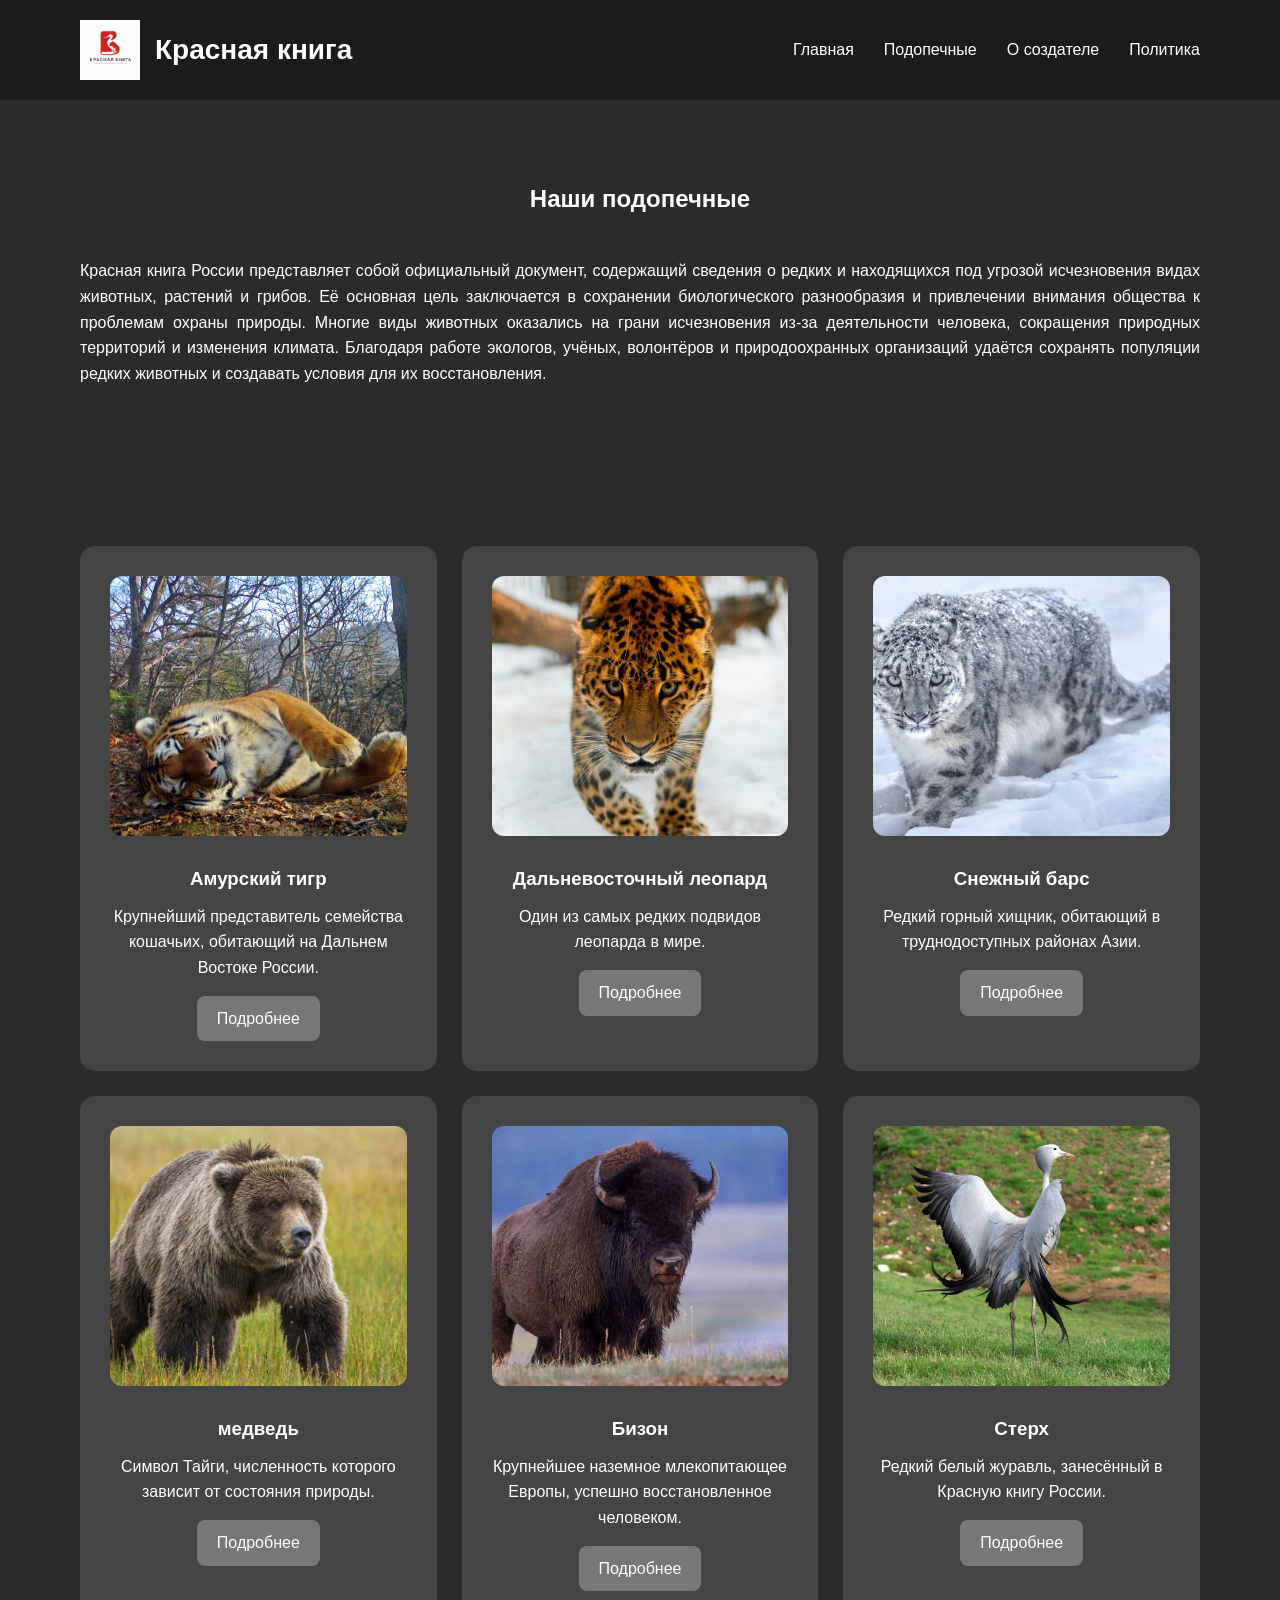
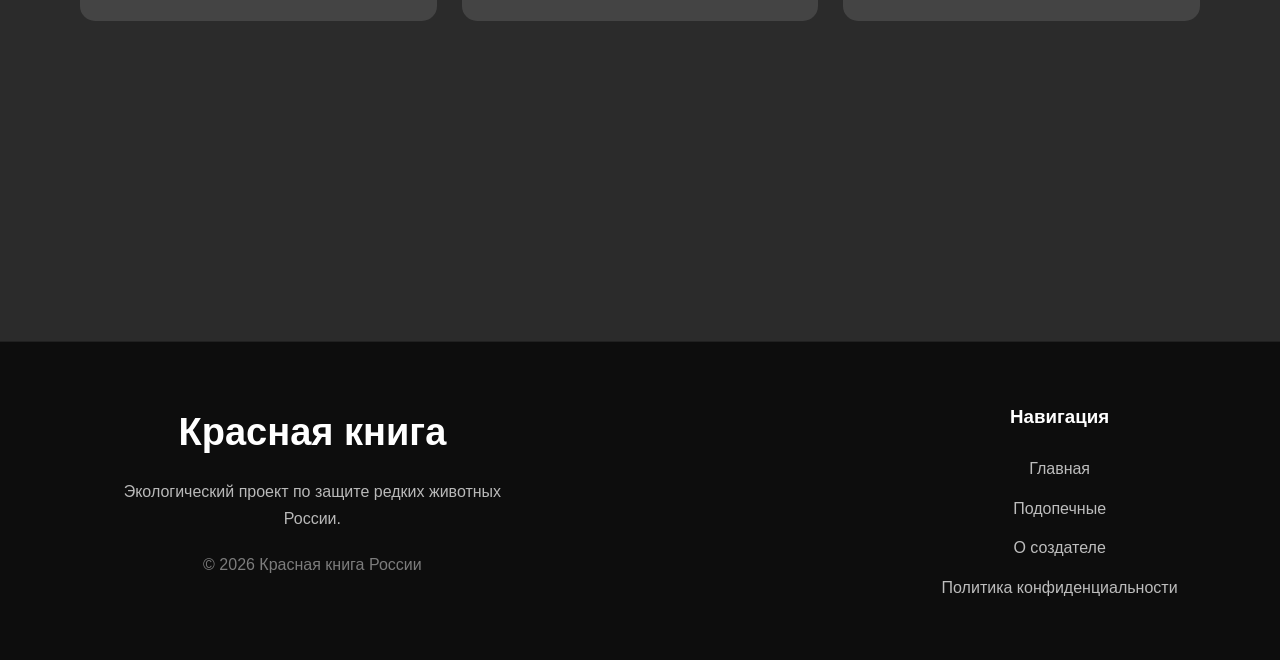
<file: animals.html>
<!DOCTYPE html>

<html lang="ru">
<head>
    <meta charset="UTF-8">
    <meta name="viewport" content="width=device-width, initial-scale=1.0">
    <title>Наши подопечные</title>
    <link rel="stylesheet" href="style.css">
</head>
<body>

<header>


<div class="logo-block">
    <img src="images/logo.png" alt="">
    <span>Красная книга</span>
</div>

<nav>
    <a href="index.html">Главная</a>
    <a href="animals.html">Подопечные</a>
    <a href="author.html">О создателе</a>
    <a href="privacy.html">Политика</a>
    
</nav>


</header>

<section>

<h1 style="text-align:center; margin-bottom:40px;">
    Наши подопечные
</h1>

<p style="max-width:1200px; margin:0 auto; text-align:justify;">
    Красная книга России представляет собой официальный документ,
    содержащий сведения о редких и находящихся под угрозой исчезновения
    видах животных, растений и грибов. Её основная цель заключается в
    сохранении биологического разнообразия и привлечении внимания общества
    к проблемам охраны природы. Многие виды животных оказались на грани
    исчезновения из-за деятельности человека, сокращения природных
    территорий и изменения климата. Благодаря работе экологов, учёных,
    волонтёров и природоохранных организаций удаётся сохранять популяции
    редких животных и создавать условия для их восстановления.
</p>


</section>

<section class="advantages">


<div class="cards">

    <div class="card">
        <img src="images/tiger.jpg" alt="">
        <h3>Амурский тигр</h3>
        <p>Крупнейший представитель семейства кошачьих, обитающий на Дальнем Востоке России.</p>
        <a href="404.html" class="details-btn">Подробнее</a>
    </div>

    <div class="card">
        <img src="images/leopard.jpg" alt="">
        <h3>Дальневосточный леопард</h3>
        <p>Один из самых редких подвидов леопарда в мире.</p>
        <a href="404.html" class="details-btn">Подробнее</a>
    </div>

    <div class="card">
        <img src="images/snow-leopard.jpg" alt="">
        <h3>Снежный барс</h3>
        <p>Редкий горный хищник, обитающий в труднодоступных районах Азии.</p>
        <a href="404.html" class="details-btn">Подробнее</a>
    </div>

    <div class="card">
        <img src="images/bear.jpg" alt="">
        <h3> медведь</h3>
        <p>Символ Тайги, численность которого зависит от состояния природы.</p>
        <a href="404.html" class="details-btn">Подробнее</a>
    </div>

    <div class="card">
        <img src="images/bison.jpg" alt="">
        <h3>Бизон</h3>
        <p>Крупнейшее наземное млекопитающее Европы, успешно восстановленное человеком.</p>
        <a href="404.html" class="details-btn">Подробнее</a>
    </div>

    <div class="card">
        <img src="images/crane.jpg" alt="">
        <h3>Стерх</h3>
        <p>Редкий белый журавль, занесённый в Красную книгу России.</p>
        <a href="404.html" class="details-btn">Подробнее</a>
    </div>

</div>


</section>

<section>




</div>

</section>






<footer class="footer modern-footer">
    <div class="footer-brand">
        <h2>Красная книга</h2>
        <p>Экологический проект по защите редких животных России.</p>
        <span>© 2026 Красная книга России</span>
    </div>

    <div class="footer-nav">
        <h3>Навигация</h3>
        <a href="index.html">Главная</a>
        <a href="animals.html">Подопечные</a>
        <a href="author.html">О создателе</a>
        <a href="privacy.docx" download>Политика конфиденциальности</a>
        
    </div>
</footer>

</body>
</html>
</file>
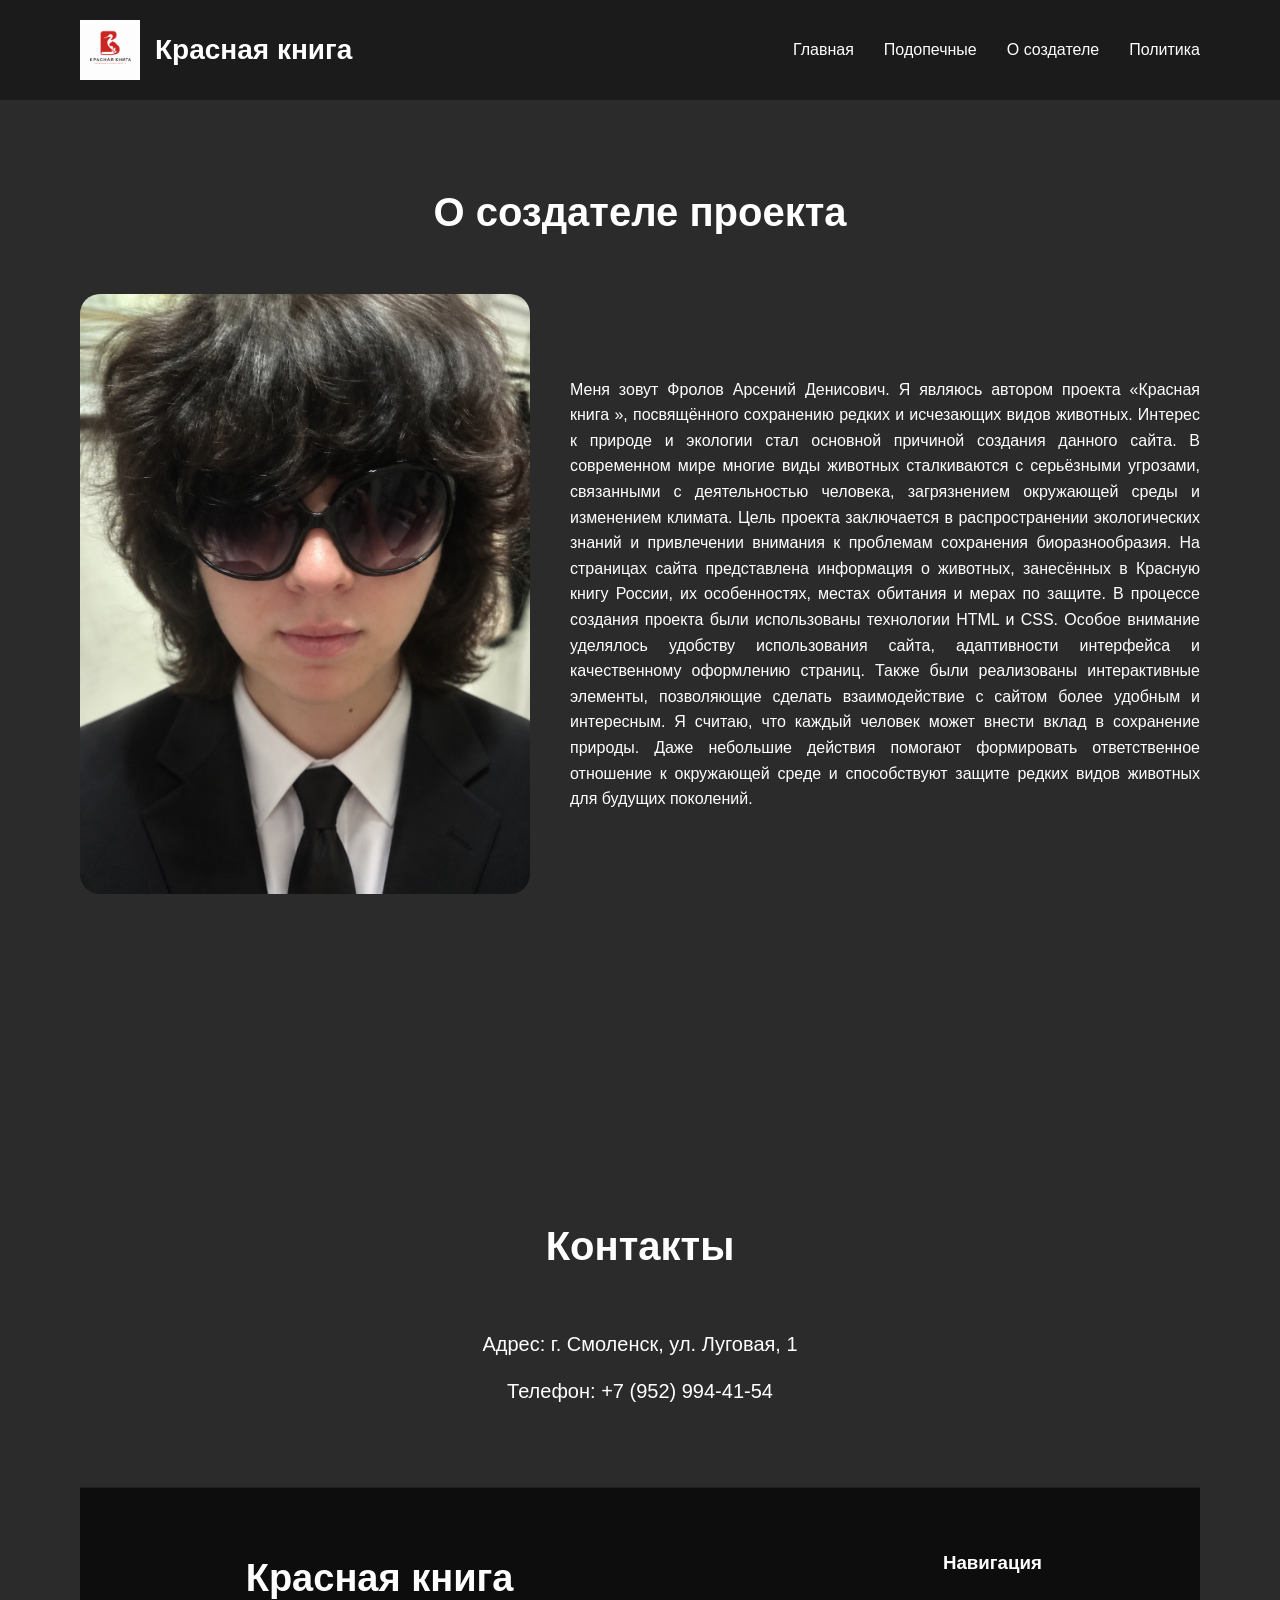
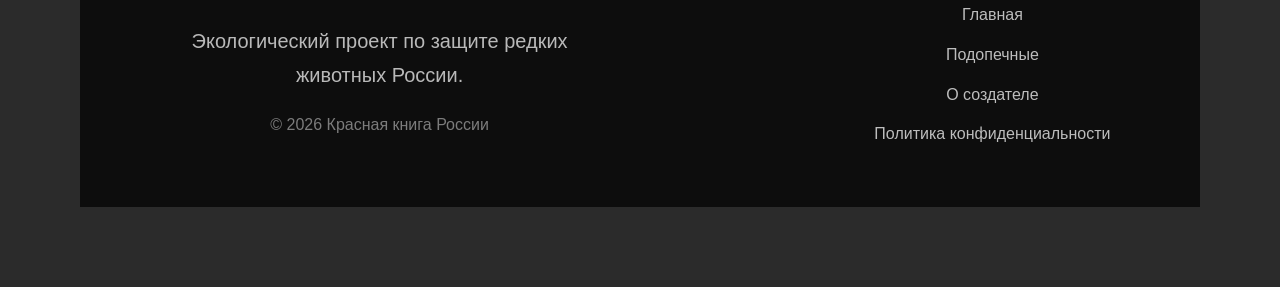
<file: author.html>
<!DOCTYPE html>

<html lang="ru">

<head>
    <meta charset="UTF-8">
    <meta name="viewport" content="width=device-width, initial-scale=1.0">
    <title>О создателе</title>
    <link rel="stylesheet" href="style.css">
</head>

<body>

<header>

<div class="logo-block">
    <img src="images/logo.png" alt="">
    <span>Красная книга</span>
</div>

<nav>
    <a href="index.html">Главная</a>
    <a href="animals.html">Подопечные</a>
    <a href="author.html">О создателе</a>
    <a href="privacy.html">Политика</a>
</nav>

</header>

<section class="author">


<h2>О создателе проекта</h2>

<div class="about-content">

    <img src="images/review3.png" alt="Создатель">

    <p>
        Меня зовут Фролов Арсений Денисович. Я являюсь автором проекта
        «Красная книга », посвящённого сохранению редких и исчезающих
        видов животных. Интерес к природе и экологии стал основной причиной
        создания данного сайта. В современном мире многие виды животных
        сталкиваются с серьёзными угрозами, связанными с деятельностью
        человека, загрязнением окружающей среды и изменением климата.

        Цель проекта заключается в распространении экологических знаний и
        привлечении внимания к проблемам сохранения биоразнообразия.
        На страницах сайта представлена информация о животных,
        занесённых в Красную книгу России, их особенностях, местах
        обитания и мерах по защите.

        В процессе создания проекта были использованы технологии HTML и CSS.
        Особое внимание уделялось удобству использования сайта, адаптивности
        интерфейса и качественному оформлению страниц. Также были реализованы
        интерактивные элементы, позволяющие сделать взаимодействие с сайтом
        более удобным и интересным.

        Я считаю, что каждый человек может внести вклад в сохранение природы.
        Даже небольшие действия помогают формировать ответственное отношение
        к окружающей среде и способствуют защите редких видов животных для
        будущих поколений.
    </p>

</div>

</section>

<section>

</section>

<section class="contacts">


<h2>Контакты</h2>

<p>Адрес: г. Смоленск, ул. Луговая, 1</p>

<p>Телефон: +7 (952) 994-41-54</p>


<footer class="footer modern-footer">
    <div class="footer-brand">
        <h2>Красная книга</h2>
        <p>Экологический проект по защите редких животных России.</p>
        <span>© 2026 Красная книга России</span>
    </div>

    <div class="footer-nav">
        <h3>Навигация</h3>
        <a href="index.html">Главная</a>
        <a href="animals.html">Подопечные</a>
        <a href="author.html">О создателе</a>
        <a href="privacy.docx" download>Политика конфиденциальности</a>
        
    </div>
</footer>
</file>
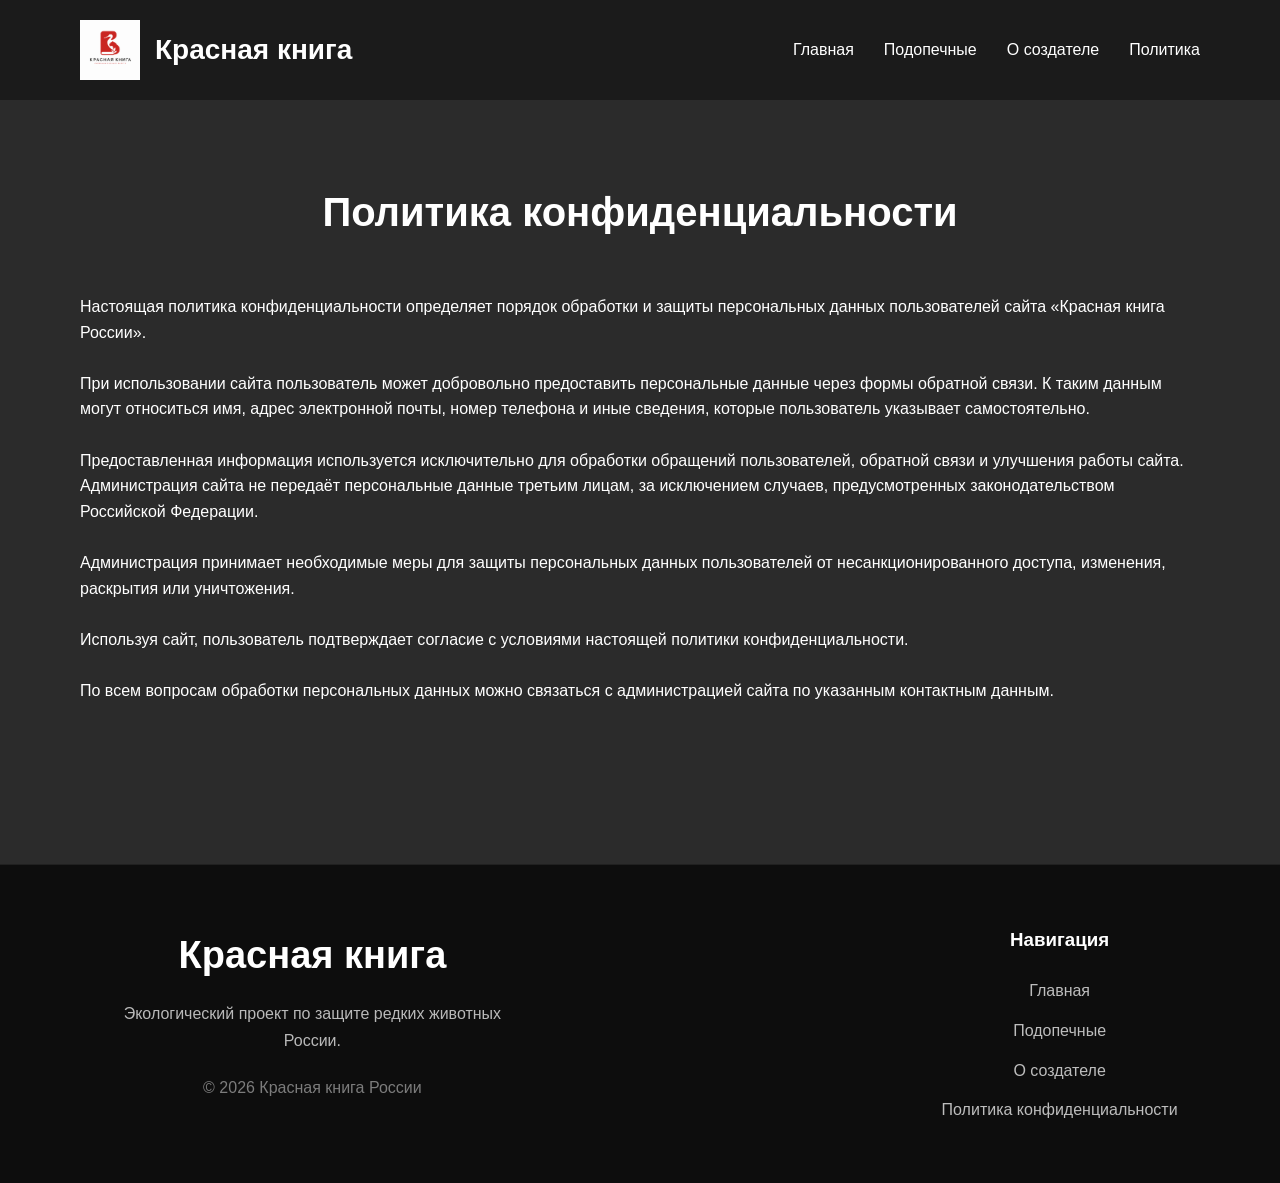
<file: privacy.html>
<!DOCTYPE html>

<html lang="ru">

<head>
    <meta charset="UTF-8">
    <meta name="viewport" content="width=device-width, initial-scale=1.0">
    <title>Политика конфиденциальности</title>
    <link rel="stylesheet" href="style.css">
</head>

<body>

<header>


<div class="logo-block">
    <img src="images/logo.png" alt="">
    <span>Красная книга</span>
</div>

<nav>
    <a href="index.html">Главная</a>
    <a href="animals.html">Подопечные</a>
    <a href="author.html">О создателе</a>
    <a href="privacy.html">Политика</a>
</nav>


</header>

<section>


<h2>Политика конфиденциальности</h2>

<p>
    Настоящая политика конфиденциальности определяет порядок обработки
    и защиты персональных данных пользователей сайта «Красная книга России».
</p>
<br>
<p>
    При использовании сайта пользователь может добровольно предоставить
    персональные данные через формы обратной связи. К таким данным могут
    относиться имя, адрес электронной почты, номер телефона и иные сведения,
    которые пользователь указывает самостоятельно.
</p>
<br>
<p>
    Предоставленная информация используется исключительно для обработки
    обращений пользователей, обратной связи и улучшения работы сайта.
    Администрация сайта не передаёт персональные данные третьим лицам,
    за исключением случаев, предусмотренных законодательством Российской Федерации.
</p>

<br>

<p>
    Администрация принимает необходимые меры для защиты персональных данных
    пользователей от несанкционированного доступа, изменения, раскрытия
    или уничтожения.
</p>
<br>
<p>
    Используя сайт, пользователь подтверждает согласие с условиями
    настоящей политики конфиденциальности.
</p>
<br>
<p>
    По всем вопросам обработки персональных данных можно связаться
    с администрацией сайта по указанным контактным данным.
</p>


</section>

<footer class="footer modern-footer">
    <div class="footer-brand">
        <h2>Красная книга</h2>
        <p>Экологический проект по защите редких животных России.</p>
        <span>© 2026 Красная книга России</span>
    </div>

    <div class="footer-nav">
        <h3>Навигация</h3>
        <a href="index.html">Главная</a>
        <a href="animals.html">Подопечные</a>
        <a href="author.html">О создателе</a>
        <a href="privacy.docx" download>Политика конфиденциальности</a>
        
    </div>
</footer>

</body>
</html>
</file>
<file: style.css>
* {
    margin: 0;
    padding: 0;
    box-sizing: border-box;
}

body {
    background: #2b2b2b;
    color: white;
    font-family: Arial, sans-serif;
    line-height: 1.6;
}

/* ШАПКА */

header {
    background: #1b1b1b;
    display: flex;
    justify-content: space-between;
    align-items: center;
    padding: 20px 80px;
    position: sticky;
    top: 0;
    z-index: 100;
}

.logo-block {
    display: flex;
    align-items: center;
    gap: 15px;
}

.logo-block img {
    width: 60px;
}

.logo-block span {
    font-size: 28px;
    font-weight: bold;
}

nav {
    display: flex;
    gap: 30px;
}

nav a {
    text-decoration: none;
    color: white;
    transition: .3s;
}

nav a:hover {
    color: #a0a0a0;
}

/* HERO */

.hero {
    min-height: 90vh;
    display: flex;
    align-items: center;
    justify-content: space-between;
    padding: 80px;
    gap: 50px;
}

.hero-text {
    flex: 1;
}

.hero-text h1 {
    font-size: 60px;
    margin-bottom: 20px;
}

.hero-text p {
    font-size: 20px;
    margin-bottom: 30px;
}

.hero-image {
    flex: 1;
    text-align: center;
}

.hero-image img {
    width: 350px;
}

/* КНОПКА */

.btn {
    display: inline-block;
    background: #707070;
    color: white;
    text-decoration: none;
    padding: 15px 30px;
    border-radius: 10px;
    transition: .3s;
}

.btn:hover {
    background: #8f8f8f;
}

/* ОБЩИЕ СЕКЦИИ */

section {
    padding: 80px;
}

h2 {
    text-align: center;
    margin-bottom: 50px;
    font-size: 40px;
}

/* О ПРОЕКТЕ */

.about-content {
    display: flex;
    gap: 40px;
    align-items: center;
}

.about-content img {
    width: 450px;
    border-radius: 20px;
}

.about-content p {
    text-align: justify;
}

/* КАРТОЧКИ */

.cards {
    display: grid;
    grid-template-columns: repeat(3, 1fr);
    gap: 25px;
}

.card {
    background: #444;
    padding: 30px;
    border-radius: 15px;
    text-align: center;
    transition: .3s;
}

.card:hover {
    transform: translateY(-10px);
}
.card img {
    width: 150px;
    height: 150px;
    object-fit: cover;
    border-radius: 50%;
    margin-bottom: 20px;
}

.card h3 {
    margin-bottom: 10px;
}

/* ПОДОПЕЧНЫЙ */

.animal-content {
    display: flex;
    gap: 40px;
    align-items: center;
}

.animal-content img {
    width: 450px;
    border-radius: 20px;
}

/* ПАРТНЕРЫ */

.partners {
    overflow: hidden;
}

.slider {
    width: 100%;
    overflow: hidden;
}

.slide-track {
    display: flex;
    width: calc(250px * 8);
    animation: scroll 20s linear infinite;
}

.slide-track:hover {
    animation-play-state: paused;
}

.slide {
    width: 200px;
    height: 150px;

    background: #444;

    margin: 0 20px;

    border-radius: 15px;

    display: flex;
    justify-content: center;
    align-items: center;
}

.slide img {
    width: 120px;
    transition: .3s;
}

.slide img:hover {
    transform: scale(1.1);
}

@keyframes scroll {

    0% {
        transform: translateX(0);
    }

    100% {
        transform: translateX(-50%);
    }

}

/* КОНТАКТЫ */
.address {
    display: flex;
    flex-direction: column;
    align-items: center; /* центр по горизонтали */
    justify-content: center;
    padding: 50px 0;
    background: #222;
}

.address h2 {
    color: white;
    margin-bottom: 30px;
}

.address iframe {
    width: 800px;
    height: 450px;
    max-width: 100%;
    border-radius: 10px;
}

.contacts {
    text-align: center;
}

.contacts p {
    margin: 15px 0;
    font-size: 20px;
}


/* ПОДВАЛ */

footer {
    background: #1b1b1b;
    text-align: center;
    padding: 40px;
}

footer img {
    width: 80px;
    margin-bottom: 20px;
}

.footer-menu {
    display: flex;
    justify-content: center;
    gap: 25px;
    flex-wrap: wrap;
}

.footer-menu a {
    color: white;
    text-decoration: none;
}

/* АДАПТИВ */

@media(max-width:1000px){

    .hero,
    .about-content,
    .animal-content {
        flex-direction: column;
    }

    .cards {
        grid-template-columns: 1fr;
    }

    header {
        flex-direction: column;
        gap: 20px;
    }
    nav {
        flex-wrap: wrap;
        justify-content: center;
    }

}
.contact-form{
max-width:700px;
margin:0 auto;
display:flex;
flex-direction:column;
gap:20px;
}

.contact-form input,
.contact-form textarea{
padding:15px;
border:none;
border-radius:10px;
font-size:16px;
}

.contact-form textarea{
min-height:150px;
resize:vertical;
}
.error-page{
min-height: 70vh;
text-align: center;
padding: 80px 20px;
}

.error-page h1{
font-size: 120px;
margin-bottom: 20px;
}

.error-page img{
width: 350px;
max-width: 100%;
margin-bottom: 30px;
}

.error-page h2{
margin-bottom: 20px;
}

.error-page p{
max-width: 700px;
margin: 0 auto 30px;
}


.card img{
    width:100%;
    height:260px;
    object-fit:cover;
    border-radius:12px;
}

.footer{
    display:flex;
    justify-content:space-between;
    align-items:center;
    padding:40px 8%;
    background:#111;
    border-top:1px solid #222;
    margin-top:60px;
    flex-wrap:wrap;
    gap:30px;
}

.footer-logo{
    display:flex;
    align-items:center;
    gap:15px;
}

.footer-logo img{
    width:60px;
    height:60px;
    object-fit:contain;
}

.footer-logo h2{
    margin:0;
    color:white;
}

.footer-logo span{
    color:#aaa;
    font-size:14px;
}

.footer-right{
    display:flex;
    gap:25px;
    flex-wrap:wrap;
}

.footer-right a{
    color:#ddd;
    text-decoration:none;
    transition:0.3s;
}

.footer-right a:hover{
    color:#e53935;
}


.modern-footer{display:flex;justify-content:space-between;align-items:flex-start;gap:60px;padding:60px 8%;background:#0d0d0d;border-top:1px solid rgba(255,255,255,.08);margin-top:80px;flex-wrap:wrap}.footer-brand h2{font-size:38px;color:#fff;margin-bottom:15px}.footer-brand p{max-width:420px;color:#b9b9b9;line-height:1.7}.footer-brand span{display:block;margin-top:20px;color:#7c7c7c}.footer-nav{display:flex;flex-direction:column;gap:14px}.footer-nav h3{color:#fff;margin-bottom:10px}.footer-nav a{color:#bdbdbd;text-decoration:none;transition:.3s}.footer-nav a:hover{color:#fff;transform:translateX(4px)}@media(max-width:768px){.modern-footer{padding:40px 6%;gap:30px}.footer-brand h2{font-size:30px}}


.details-btn{
display:inline-block;
margin-top:15px;
padding:10px 20px;
background:#777;
color:#fff;
text-decoration:none;
border-radius:8px;
}
.details-btn:hover{
background:#8a8a8a;
}
</file>
